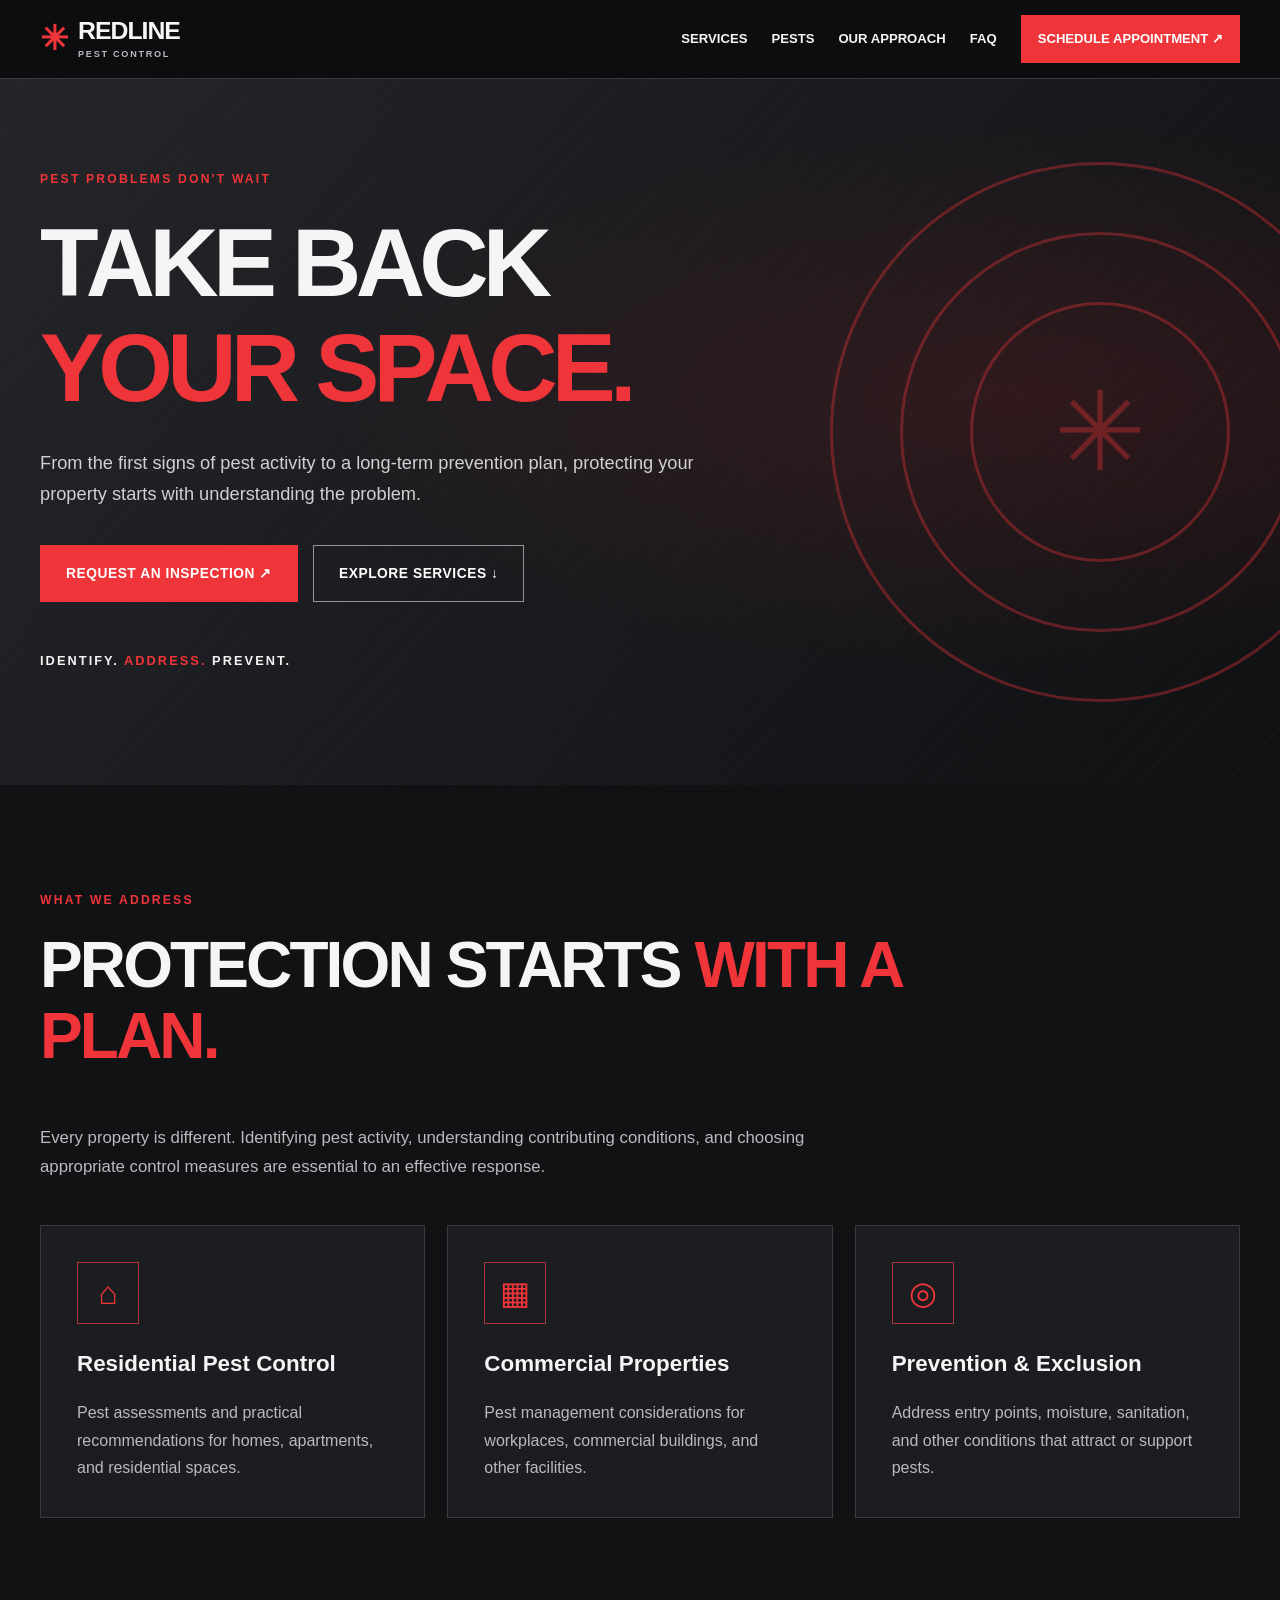
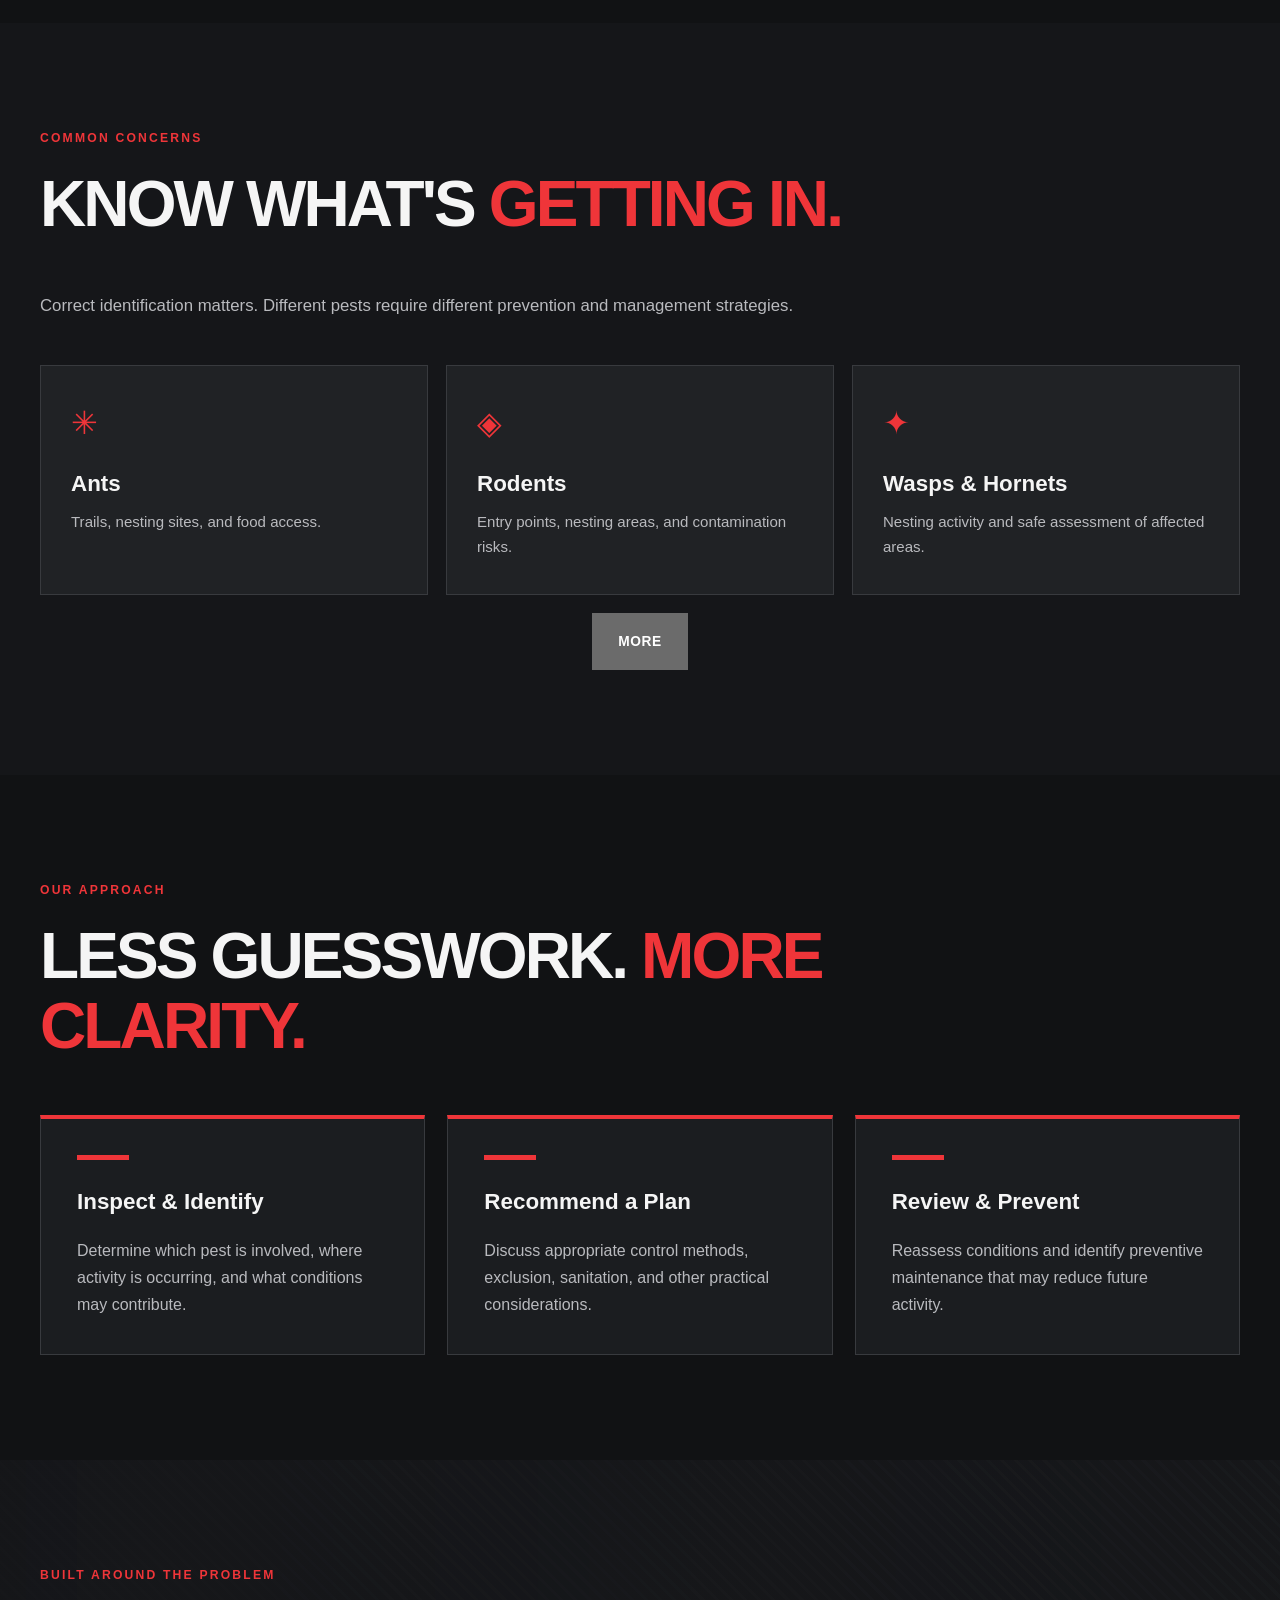
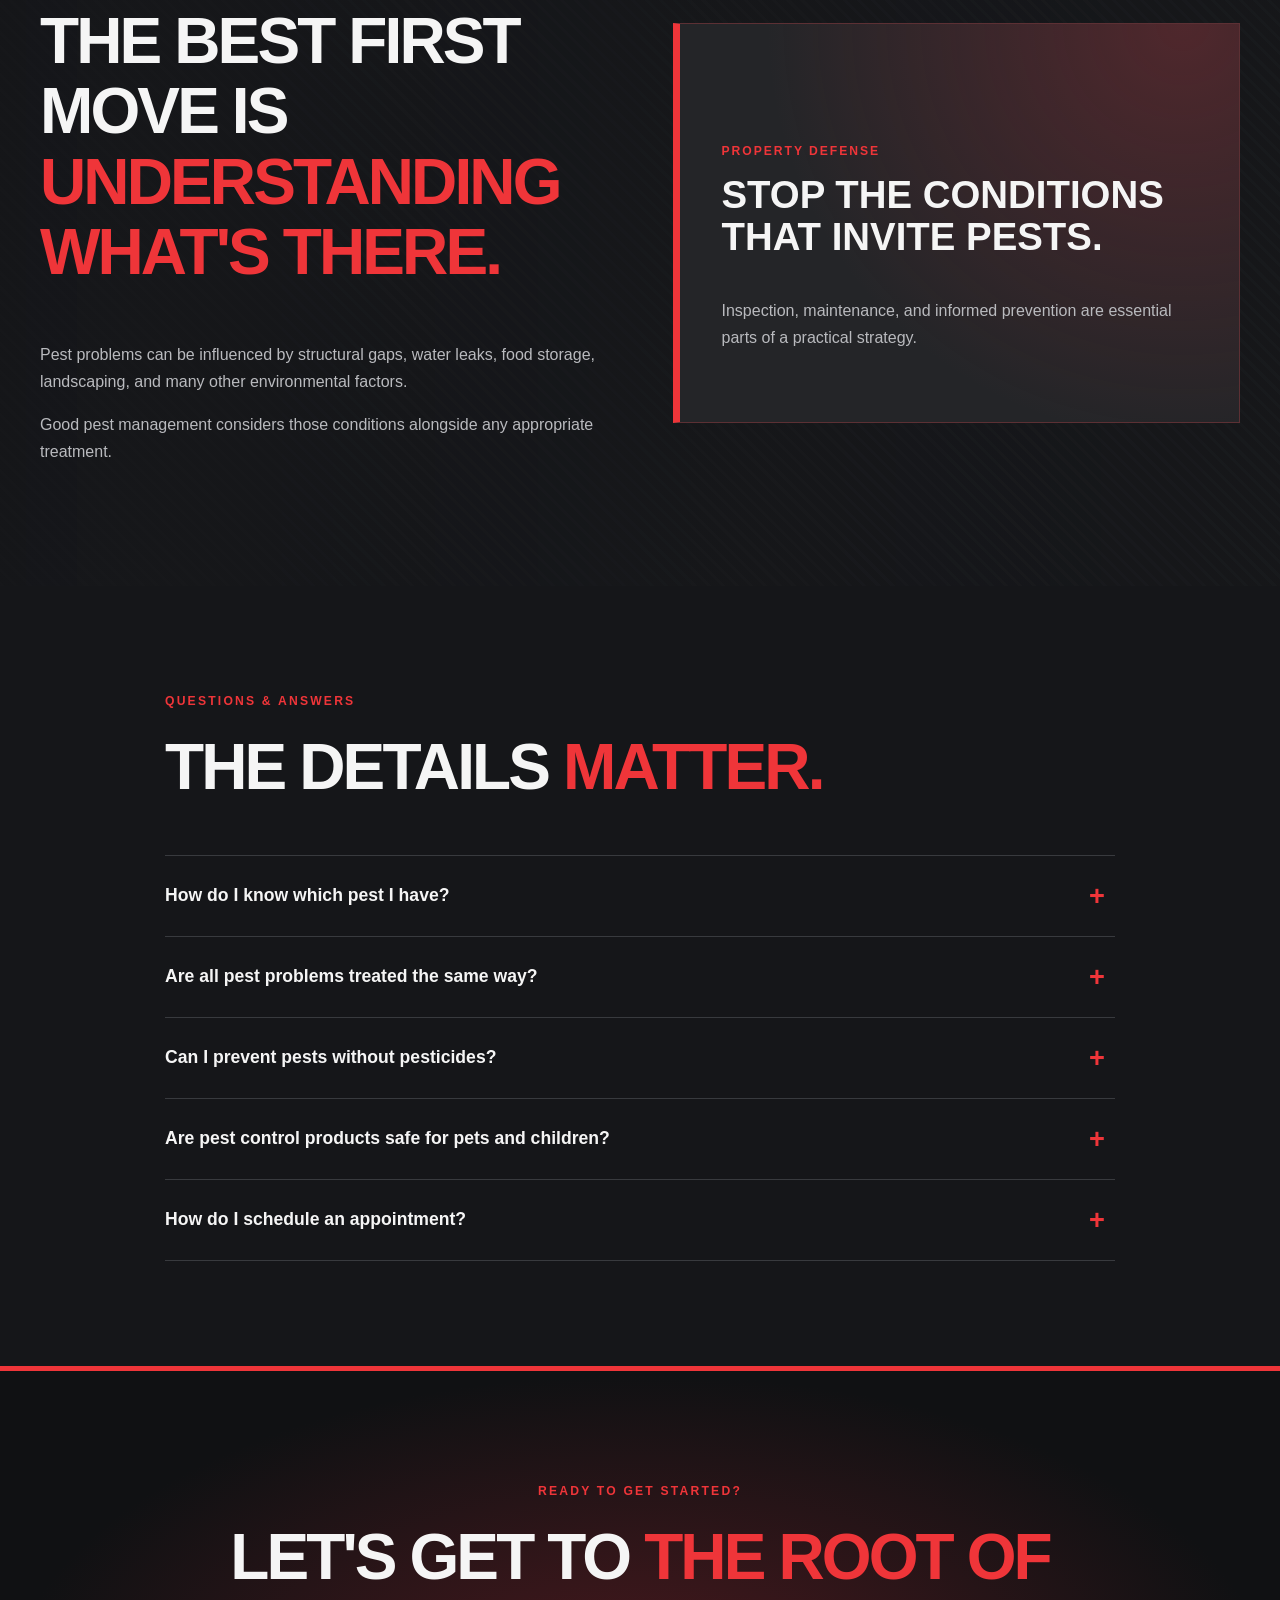
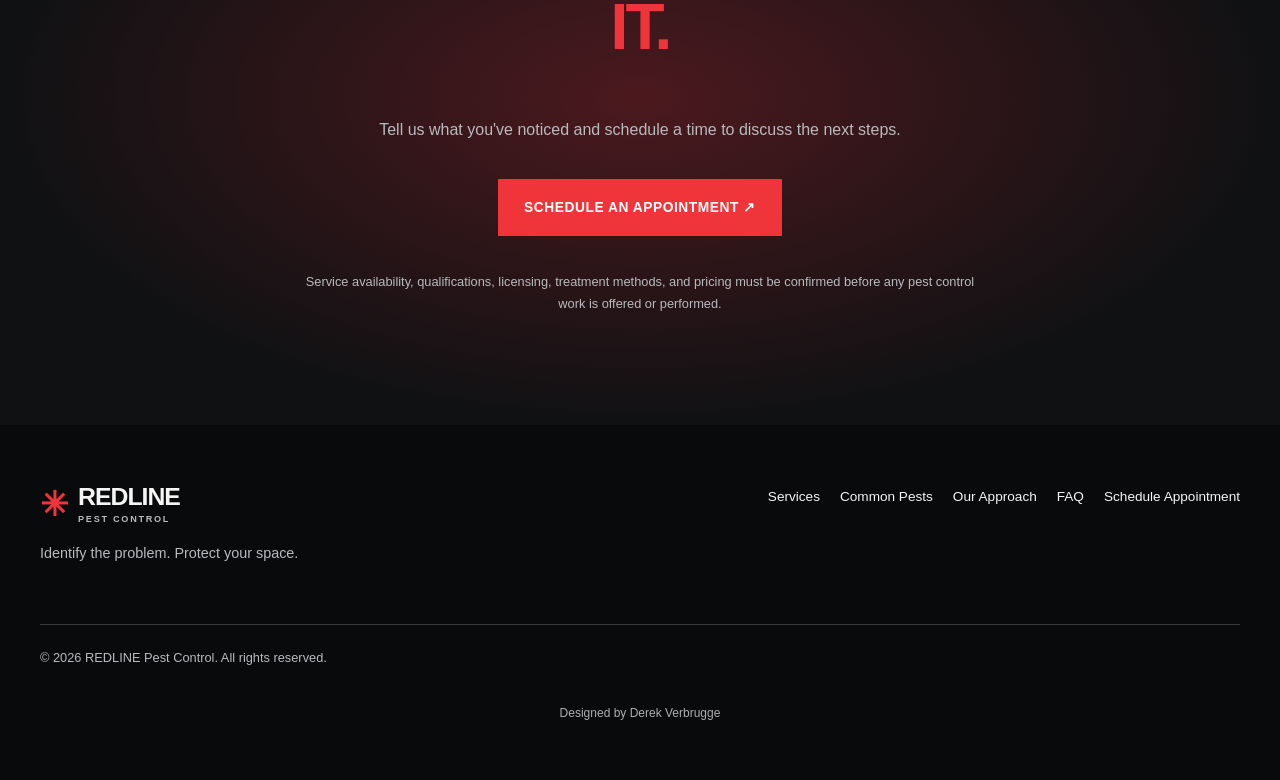
<file: index.html>
<!DOCTYPE html>
<html lang="en">
<head>
  <meta charset="UTF-8">
  <meta name="viewport" content="width=device-width, initial-scale=1.0">
  <meta name="theme-color" content="#111214">
  <meta name="description" content="REDLINE Pest Control. Residential and commercial pest control, inspections, and prevention. Schedule an appointment online.">

  <title>REDLINE Pest Control | Take Back Your Space</title>

  <link rel="stylesheet" href="styles.css">
  <script src="script.js" defer></script>
</head>

<body>
  <div id="site-header"></div>

  <main id="home">

    <!-- HERO -->
    <section class="hero">
      <div class="container hero-inner">
        <div class="hero-copy">
          <p class="eyebrow">PEST PROBLEMS DON'T WAIT</p>

          <h1>
            TAKE BACK
            <span>YOUR SPACE.</span>
          </h1>

          <p class="hero-description">
            From the first signs of pest activity to a long-term
            prevention plan, protecting your property starts
            with understanding the problem.
          </p>

          <div class="hero-actions">
            <a class="button button-red"
               href="https://calendar.app.google/Tuo6mK3f19tUUhBQ7"
               target="_blank"
               rel="noopener noreferrer">
              Request an Inspection ↗
            </a>

            <a class="button button-outline" href="#services">
              Explore Services ↓
            </a>
          </div>

          <p class="hero-tagline">
            IDENTIFY. <span>ADDRESS.</span> PREVENT.
          </p>
        </div>

        <div class="hero-art" aria-hidden="true">
          <div class="target-ring ring-one"></div>
          <div class="target-ring ring-two"></div>
          <div class="target-ring ring-three"></div>
          <div class="target-center">✳</div>
        </div>
      </div>
    </section>

    <!-- SERVICES -->
    <section id="services" class="section">
      <div class="container">
        <p class="eyebrow">WHAT WE ADDRESS</p>
        <h2>PROTECTION STARTS <span>WITH A PLAN.</span></h2>

        <p class="section-intro">
          Every property is different. Identifying pest activity,
          understanding contributing conditions, and choosing
          appropriate control measures are essential to an
          effective response.
        </p>

        <div class="card-grid">
          <article class="service-card">
            <div class="card-icon" aria-hidden="true">⌂</div>
            <h3>Residential Pest Control</h3>
            <p>
              Pest assessments and practical recommendations
              for homes, apartments, and residential spaces.
            </p>
          </article>

          <article class="service-card">
            <div class="card-icon" aria-hidden="true">▦</div>
            <h3>Commercial Properties</h3>
            <p>
              Pest management considerations for workplaces,
              commercial buildings, and other facilities.
            </p>
          </article>

          <article class="service-card">
            <div class="card-icon" aria-hidden="true">◎</div>
            <h3>Prevention &amp; Exclusion</h3>
            <p>
              Address entry points, moisture, sanitation,
              and other conditions that attract or support pests.
            </p>
          </article>
        </div>
      </div>
    </section>

    <!-- PESTS -->
    <section id="pests" class="section section-dark">
      <div class="container">
        <p class="eyebrow">COMMON CONCERNS</p>
        <h2>KNOW WHAT'S <span>GETTING IN.</span></h2>

        <p class="section-intro">
          Correct identification matters. Different pests
          require different prevention and management strategies.
        </p>

        <div class="pest-grid">
          <article class="pest-card">
            <span class="pest-symbol" aria-hidden="true">✳</span>
            <h3>Ants</h3>
            <p>Trails, nesting sites, and food access.</p>
          </article>

          <article class="pest-card">
            <span class="pest-symbol" aria-hidden="true">◈</span>
            <h3>Rodents</h3>
            <p>Entry points, nesting areas, and contamination risks.</p>
          </article>

          <article class="pest-card">
            <span class="pest-symbol" aria-hidden="true">✦</span>
            <h3>Wasps &amp; Hornets</h3>
            <p>Nesting activity and safe assessment of affected areas.</p>
          </article>

          <article class="pest-card" hidden>
            <span class="pest-symbol" aria-hidden="true">◆</span>
            <h3>Cockroaches</h3>
            <p>Harborage, food sources, and moisture conditions.</p>
          </article>

          <article class="pest-card" hidden>
            <span class="pest-symbol" aria-hidden="true">✺</span>
            <h3>Spiders</h3>
            <p>Identification and reduction of favorable conditions.</p>
          </article>

          <article class="pest-card" hidden>
            <span class="pest-symbol" aria-hidden="true">◇</span>
            <h3>Other Pests</h3>
            <p>Discuss the signs you've noticed and next steps.</p>
          </article><button type="button" id="more-cards" aria-expanded="false" class="button" style="grid-column:1/-1;justify-self:center">More</button>
        </div>
      </div>
    </section>

    <!-- APPROACH -->
    <section id="approach" class="section">
      <div class="container">
        <p class="eyebrow">OUR APPROACH</p>
        <h2>LESS GUESSWORK. <span>MORE CLARITY.</span></h2>

        <div class="approach-grid">
          <article class="approach-card">
            <div class="approach-mark"></div>
            <h3>Inspect &amp; Identify</h3>
            <p>
              Determine which pest is involved, where activity
              is occurring, and what conditions may contribute.
            </p>
          </article>

          <article class="approach-card">
            <div class="approach-mark"></div>
            <h3>Recommend a Plan</h3>
            <p>
              Discuss appropriate control methods, exclusion,
              sanitation, and other practical considerations.
            </p>
          </article>

          <article class="approach-card">
            <div class="approach-mark"></div>
            <h3>Review &amp; Prevent</h3>
            <p>
              Reassess conditions and identify preventive
              maintenance that may reduce future activity.
            </p>
          </article>
        </div>
      </div>
    </section>

    <!-- PREVENTION -->
    <section class="section prevention-section">
      <div class="container prevention-layout">
        <div>
          <p class="eyebrow">BUILT AROUND THE PROBLEM</p>
          <h2>THE BEST FIRST MOVE IS <span>UNDERSTANDING WHAT'S THERE.</span></h2>
          <p>
            Pest problems can be influenced by structural gaps,
            water leaks, food storage, landscaping, and many
            other environmental factors.
          </p>
          <p>
            Good pest management considers those conditions
            alongside any appropriate treatment.
          </p>
        </div>

        <div class="prevention-panel">
          <p class="panel-label">PROPERTY DEFENSE</p>
          <h3>STOP THE CONDITIONS THAT INVITE PESTS.</h3>
          <p>
            Inspection, maintenance, and informed prevention
            are essential parts of a practical strategy.
          </p>
        </div>
      </div>
    </section>

    <!-- FAQ -->
    <section id="faq" class="section section-dark">
      <div class="container faq-container">
        <p class="eyebrow">QUESTIONS &amp; ANSWERS</p>
        <h2>THE DETAILS <span>MATTER.</span></h2>

        <div class="faq-list">
          <details>
            <summary>How do I know which pest I have?</summary>
            <p>
              Appearance, droppings, damage patterns, nesting
              sites, and activity can provide clues. Professional
              identification may be necessary before choosing
              a control method.
            </p>
          </details>

          <details>
            <summary>Are all pest problems treated the same way?</summary>
            <p>
              No. Different species and property conditions
              require different approaches. Correct identification
              helps avoid unnecessary or ineffective treatments.
            </p>
          </details>

          <details>
            <summary>Can I prevent pests without pesticides?</summary>
            <p>
              Many preventive measures do not involve pesticides.
              Sealing entry points, reducing moisture, maintaining
              sanitation, and removing food sources may help.
            </p>
          </details>

          <details>
            <summary>Are pest control products safe for pets and children?</summary>
            <p>
              Safety depends on the specific product, application,
              exposure, and label instructions. Discuss children,
              pets, and other concerns before any treatment.
              All pesticide applications must follow applicable
              laws and product labeling.
            </p>
          </details>

          <details>
            <summary>How do I schedule an appointment?</summary>
            <p>
              Select any appointment button to open the
              Google Calendar scheduling page and choose
              an available time.
            </p>
          </details>
        </div>
      </div>
    </section>

    <!-- BOOKING -->
    <section id="contact" class="booking-section">
      <div class="container booking-inner">
        <p class="eyebrow">READY TO GET STARTED?</p>
        <h2>LET'S GET TO <span>THE ROOT OF IT.</span></h2>
        <p>
          Tell us what you've noticed and schedule a time
          to discuss the next steps.
        </p>

        <a class="button button-red"
           href="https://calendar.app.google/Tuo6mK3f19tUUhBQ7"
           target="_blank"
           rel="noopener noreferrer">
          Schedule an Appointment ↗
        </a>

        <p class="service-disclaimer">
          Service availability, qualifications, licensing, treatment
          methods, and pricing must be confirmed before any pest
          control work is offered or performed.
        </p>
      </div>
    </section>

  </main>

  <div id="site-footer"></div>
<script>document.getElementById('more-cards').addEventListener('click',e=>{const b=e.currentTarget,open=b.getAttribute('aria-expanded')!=='true';document.querySelectorAll('.pest-card').forEach((c,i)=>c.hidden=i>=3&&!open);b.setAttribute('aria-expanded',String(open));b.textContent=open?'Show less':'More'});</script></body>
</html>
</file>
<file: styles.css>
:root {
  color-scheme: dark;
  --bg: #111214;
  --surface: #1b1d20;
  --surface-alt: #151619;
  --red: #ef3539;
  --red-hover: #ff5054;
  --white: #f5f5f5;
  --muted: #b9babe;
  --border: #383a3e;
  --max-width: 1200px;
  --header-height: 78px;
}

* {
  box-sizing: border-box;
}

html {
  scroll-behavior: smooth;
  scroll-padding-top: 90px;
}

body {
  margin: 0;
  background: var(--bg);
  color: var(--white);
  font-family: Arial, Helvetica, sans-serif;
  line-height: 1.7;
}

body.menu-open {
  overflow: hidden;
}

a {
  color: inherit;
  text-decoration: none;
}

button {
  font: inherit;
}

a:focus-visible,
button:focus-visible,
summary:focus-visible {
  outline: 3px solid var(--red);
  outline-offset: 4px;
}

.container {
  width: min(var(--max-width), calc(100% - 48px));
  margin-inline: auto;
}

h1,
h2,
h3,
p {
  margin-top: 0;
}

h1,
h2,
h3 {
  line-height: 1.1;
}

h2 {
  font-size: clamp(2.4rem, 5vw, 4.2rem);
  font-weight: 900;
  letter-spacing: -0.045em;
  max-width: 1050px;
}

h2 span,
h1 span {
  color: var(--red);
}

h3 {
  font-size: 1.4rem;
}

.eyebrow {
  color: var(--red);
  font-size: .76rem;
  font-weight: 800;
  letter-spacing: .18em;
  text-transform: uppercase;
  margin-bottom: 20px;
}

.section {
  padding: 105px 0;
}

.section-dark {
  background: var(--surface-alt);
}

.section-intro {
  color: var(--muted);
  max-width: 780px;
  margin-bottom: 44px;
  font-size: 1.05rem;
}

/* Buttons */

.button {
  display: inline-flex;
  align-items: center;
  justify-content: center;
  min-height: 56px;
  padding: 16px 25px;
  border: 1px solid transparent;
  font-size: .86rem;
  font-weight: 800;
  text-transform: uppercase;
  letter-spacing: .04em;
  text-align: center;
  transition: background .2s, transform .2s;
}

.button:hover {
  transform: translateY(-2px);
}

.button-red {
  background: var(--red);
  color: #fff;
}

.button-red:hover {
  background: var(--red-hover);
}

.button-outline {
  border-color: #929397;
  color: #fff;
}

.button-outline:hover {
  background: #ffffff18;
}

/* Header */

.site-header {
  position: sticky;
  top: 0;
  z-index: 1000;
  background: #0c0d0f;
  border-bottom: 1px solid var(--border);
}

.header-inner {
  min-height: var(--header-height);
  display: flex;
  align-items: center;
  justify-content: space-between;
  gap: 24px;
}

.brand {
  display: inline-flex;
  align-items: center;
  gap: 11px;
  font-size: 1.55rem;
  font-weight: 900;
  letter-spacing: -.04em;
  line-height: 1;
  white-space: nowrap;
}

.brand-symbol {
  color: var(--red);
  font-size: 2.1rem;
}

.brand small {
  display: block;
  margin-top: 6px;
  font-size: .57rem;
  letter-spacing: .19em;
  color: var(--muted);
}

.primary-navigation {
  display: flex;
  align-items: center;
  gap: 24px;
}

.primary-navigation a {
  font-size: .82rem;
  font-weight: 700;
  text-transform: uppercase;
  transition: color .2s;
}

.primary-navigation a:hover {
  color: var(--red);
}

.primary-navigation .nav-book {
  padding: 13px 17px;
  background: var(--red);
  color: white;
}

.primary-navigation .nav-book:hover {
  background: var(--red-hover);
  color: white;
}

.menu-toggle {
  display: none;
}

/* Hero */

.hero {
  position: relative;
  overflow: hidden;
  background:
    radial-gradient(ellipse at 80% 45%, #78202545, transparent 50%),
    repeating-linear-gradient(
      135deg,
      transparent 0,
      transparent 20px,
      #ffffff04 20px,
      #ffffff04 21px
    ),
    linear-gradient(125deg, #232529, #101113);
}

.hero-inner {
  min-height: 690px;
  display: flex;
  align-items: center;
  position: relative;
  padding-top: 90px;
  padding-bottom: 100px;
}

.hero-copy {
  position: relative;
  z-index: 2;
  max-width: 850px;
}

.hero h1 {
  font-size: clamp(3.6rem, 7.5vw, 7.5rem);
  letter-spacing: -.06em;
  font-weight: 900;
  margin-bottom: 27px;
}

.hero h1 span {
  display: block;
}

.hero-description {
  max-width: 680px;
  font-size: 1.14rem;
  color: #d0d0d2;
}

.hero-actions {
  display: flex;
  flex-wrap: wrap;
  gap: 15px;
  margin-top: 35px;
}

.hero-tagline {
  margin-top: 48px;
  color: #f4f4f4;
  font-weight: 900;
  font-size: .8rem;
  letter-spacing: .16em;
}

.hero-tagline span {
  color: var(--red);
}

.hero-art {
  position: absolute;
  width: 540px;
  height: 540px;
  right: -130px;
  top: 50%;
  transform: translateY(-50%);
  opacity: .35;
  pointer-events: none;
}

.target-ring {
  position: absolute;
  border: 3px solid var(--red);
  border-radius: 50%;
  inset: 0;
}

.ring-two {
  inset: 70px;
}

.ring-three {
  inset: 140px;
}

.target-center {
  position: absolute;
  inset: 0;
  display: grid;
  place-items: center;
  color: var(--red);
  font-size: 110px;
}

/* Services */

.card-grid,
.approach-grid {
  display: grid;
  grid-template-columns: repeat(3, minmax(0, 1fr));
  gap: 22px;
}

.service-card,
.approach-card {
  padding: 36px;
  background: var(--surface);
  border: 1px solid var(--border);
  transition: border-color .2s, transform .2s;
}

.service-card:hover,
.approach-card:hover {
  border-color: var(--red);
  transform: translateY(-3px);
}

.service-card p,
.approach-card p {
  color: var(--muted);
  margin-bottom: 0;
}

.card-icon {
  width: 62px;
  height: 62px;
  display: grid;
  place-items: center;
  border: 1px solid #a9343b;
  color: var(--red);
  font-size: 2rem;
  margin-bottom: 28px;
}

/* Common pests */

.pest-grid {
  display: grid;
  grid-template-columns: repeat(3, minmax(0, 1fr));
  gap: 18px;
}

.pest-card {
  background: #202225;
  border: 1px solid var(--border);
  padding: 30px;
  min-height: 230px;
}

.pest-card:hover {
  border-color: var(--red);
}

.pest-symbol {
  display: block;
  color: var(--red);
  font-size: 2rem;
  margin-bottom: 22px;
}

.pest-card h3 {
  margin-bottom: 12px;
}

.pest-card p {
  color: var(--muted);
  font-size: .94rem;
  margin-bottom: 0;
}

/* Approach */

.approach-card {
  border-top: 4px solid var(--red);
}

.approach-mark {
  width: 52px;
  height: 5px;
  background: var(--red);
  margin-bottom: 30px;
}

/* Prevention */

.prevention-section {
  background:
    linear-gradient(90deg, #151619f2, #151619d9),
    repeating-linear-gradient(
      45deg,
      #2b2d30 0,
      #2b2d30 3px,
      #1a1b1d 3px,
      #1a1b1d 10px
    );
}

.prevention-layout {
  display: grid;
  grid-template-columns: 1fr 1fr;
  align-items: center;
  gap: 65px;
}

.prevention-layout > div:first-child p:not(.eyebrow) {
  color: var(--muted);
}

.prevention-panel {
  position: relative;
  overflow: hidden;
  min-height: 400px;
  padding: 55px 42px;
  background:
    radial-gradient(circle at 90% 0%, #a62c3555, transparent 65%),
    #242528;
  border: 1px solid #5c3034;
  border-left: 7px solid var(--red);
  display: flex;
  flex-direction: column;
  justify-content: end;
}

.panel-label {
  color: var(--red);
  font-weight: 900;
  letter-spacing: .16em;
  font-size: .76rem;
}

.prevention-panel h3 {
  font-size: clamp(2rem, 3vw, 3rem);
  font-weight: 900;
}

.prevention-panel > p:last-child {
  color: var(--muted);
}

/* FAQ */

.faq-container {
  max-width: 950px;
}

.faq-list {
  border-top: 1px solid var(--border);
  margin-top: 40px;
}

.faq-list details {
  border-bottom: 1px solid var(--border);
}

.faq-list summary {
  cursor: pointer;
  list-style: none;
  position: relative;
  padding: 25px 50px 25px 0;
  font-size: 1.1rem;
  font-weight: 700;
}

.faq-list summary::-webkit-details-marker {
  display: none;
}

.faq-list summary::after {
  content: "+";
  position: absolute;
  right: 10px;
  top: 17px;
  color: var(--red);
  font-size: 1.7rem;
}

.faq-list details[open] summary::after {
  content: "−";
}

.faq-list details p {
  color: var(--muted);
  max-width: 760px;
  padding-bottom: 24px;
}

/* Booking */

.booking-section {
  padding: 110px 0;
  text-align: center;
  background:
    radial-gradient(ellipse at center, #4b191e, transparent 70%),
    #101113;
  border-top: 5px solid var(--red);
}

.booking-inner {
  max-width: 850px;
}

.booking-section h2 {
  margin-inline: auto;
}

.booking-section p:not(.eyebrow) {
  color: var(--muted);
}

.booking-section .button {
  margin-top: 20px;
}

.service-disclaimer {
  max-width: 680px;
  margin: 35px auto 0;
  font-size: .8rem;
}

/* Footer */

.site-footer {
  background: #090a0c;
  padding-top: 60px;
}

.footer-main {
  display: flex;
  align-items: start;
  justify-content: space-between;
  gap: 30px;
  padding-bottom: 45px;
}

.footer-brand p {
  color: var(--muted);
  font-size: .9rem;
  margin-top: 16px;
}

.footer-navigation {
  display: flex;
  flex-wrap: wrap;
  gap: 20px;
}

.footer-navigation a {
  font-size: .85rem;
}

.footer-navigation a:hover {
  color: var(--red);
}

.footer-bottom {
  border-top: 1px solid var(--border);
  padding: 22px 0;
  color: var(--muted);
  font-size: .8rem;
}

.footer-bottom p {
  margin: 0;
}

/* Tablet */

@media (max-width: 1000px) {
  .primary-navigation {
    gap: 13px;
  }

  .primary-navigation a {
    font-size: .72rem;
  }

  .pest-grid {
    grid-template-columns: repeat(2, minmax(0, 1fr));
  }

  .card-grid,
  .approach-grid {
    grid-template-columns: repeat(2, minmax(0, 1fr));
  }

  .prevention-layout {
    gap: 30px;
  }
}

/* Mobile */

@media (max-width: 760px) {
  :root {
    --header-height: 70px;
  }

  .container {
    width: calc(100% - 32px);
  }

  .brand {
    font-size: 1.3rem;
  }

  .brand-symbol {
    font-size: 1.7rem;
  }

  .menu-toggle {
    display: flex;
    width: 44px;
    height: 44px;
    padding: 10px;
    flex-direction: column;
    justify-content: center;
    gap: 5px;
    border: 1px solid var(--border);
    background: transparent;
    cursor: pointer;
  }

  .menu-toggle span {
    display: block;
    width: 100%;
    height: 2px;
    background: var(--red);
    transition: transform .2s, opacity .2s;
  }

  .menu-toggle[aria-expanded="true"] span:first-child {
    transform: translateY(7px) rotate(45deg);
  }

  .menu-toggle[aria-expanded="true"] span:nth-child(2) {
    opacity: 0;
  }

  .menu-toggle[aria-expanded="true"] span:last-child {
    transform: translateY(-7px) rotate(-45deg);
  }

  .primary-navigation {
    display: none;
    position: absolute;
    top: var(--header-height);
    left: 0;
    right: 0;
    max-height: calc(100dvh - var(--header-height));
    overflow-y: auto;
    flex-direction: column;
    align-items: stretch;
    gap: 0;
    padding: 10px 16px 20px;
    background: #0c0d0f;
    border-bottom: 2px solid var(--red);
    box-shadow: 0 18px 35px #0009;
  }

  .primary-navigation.is-open {
    display: flex;
  }

  .primary-navigation a {
    display: block;
    padding: 15px 12px;
    font-size: .92rem;
    border-bottom: 1px solid var(--border);
  }

  .primary-navigation .nav-book {
    margin-top: 14px;
    padding: 16px;
    text-align: center;
  }

  .hero-inner {
    min-height: 660px;
    padding-top: 95px;
    padding-bottom: 80px;
  }

  .hero h1 {
    font-size: clamp(3.2rem, 11vw, 5rem);
  }

  .hero-art {
    width: 390px;
    height: 390px;
    right: -220px;
    opacity: .18;
  }

  .hero-actions {
    flex-direction: column;
    align-items: stretch;
  }

  .section {
    padding: 75px 0;
  }

  .card-grid,
  .approach-grid,
  .pest-grid,
  .prevention-layout {
    grid-template-columns: 1fr;
  }

  .service-card,
  .approach-card,
  .pest-card {
    padding: 28px;
  }

  .prevention-panel {
    min-height: 340px;
    padding: 35px;
  }

  .booking-section {
    padding: 80px 0;
  }

  .footer-main {
    flex-direction: column;
  }

  .footer-navigation {
    gap: 15px;
  }
}

@media (prefers-reduced-motion: reduce) {
  html {
    scroll-behavior: auto;
  }

  *,
  *::before,
  *::after {
    transition-duration: 0.01ms !important;
    animation-duration: 0.01ms !important;
  }
}

/* Match the browser's bottom overscroll area to the final footer section. */
html { background-color: #090a0c; }

/* Website standards */
a,a:visited,a:hover,a:active,a:focus{text-decoration:none!important}body{min-height:100vh;display:flex;flex-direction:column}main{flex:1}#site-footer{margin-top:auto}.template-credit{font-size:.75rem;text-align:center}.footer-links,.footer-navigation{flex-wrap:wrap} [hidden]{display:none!important}
</file>
